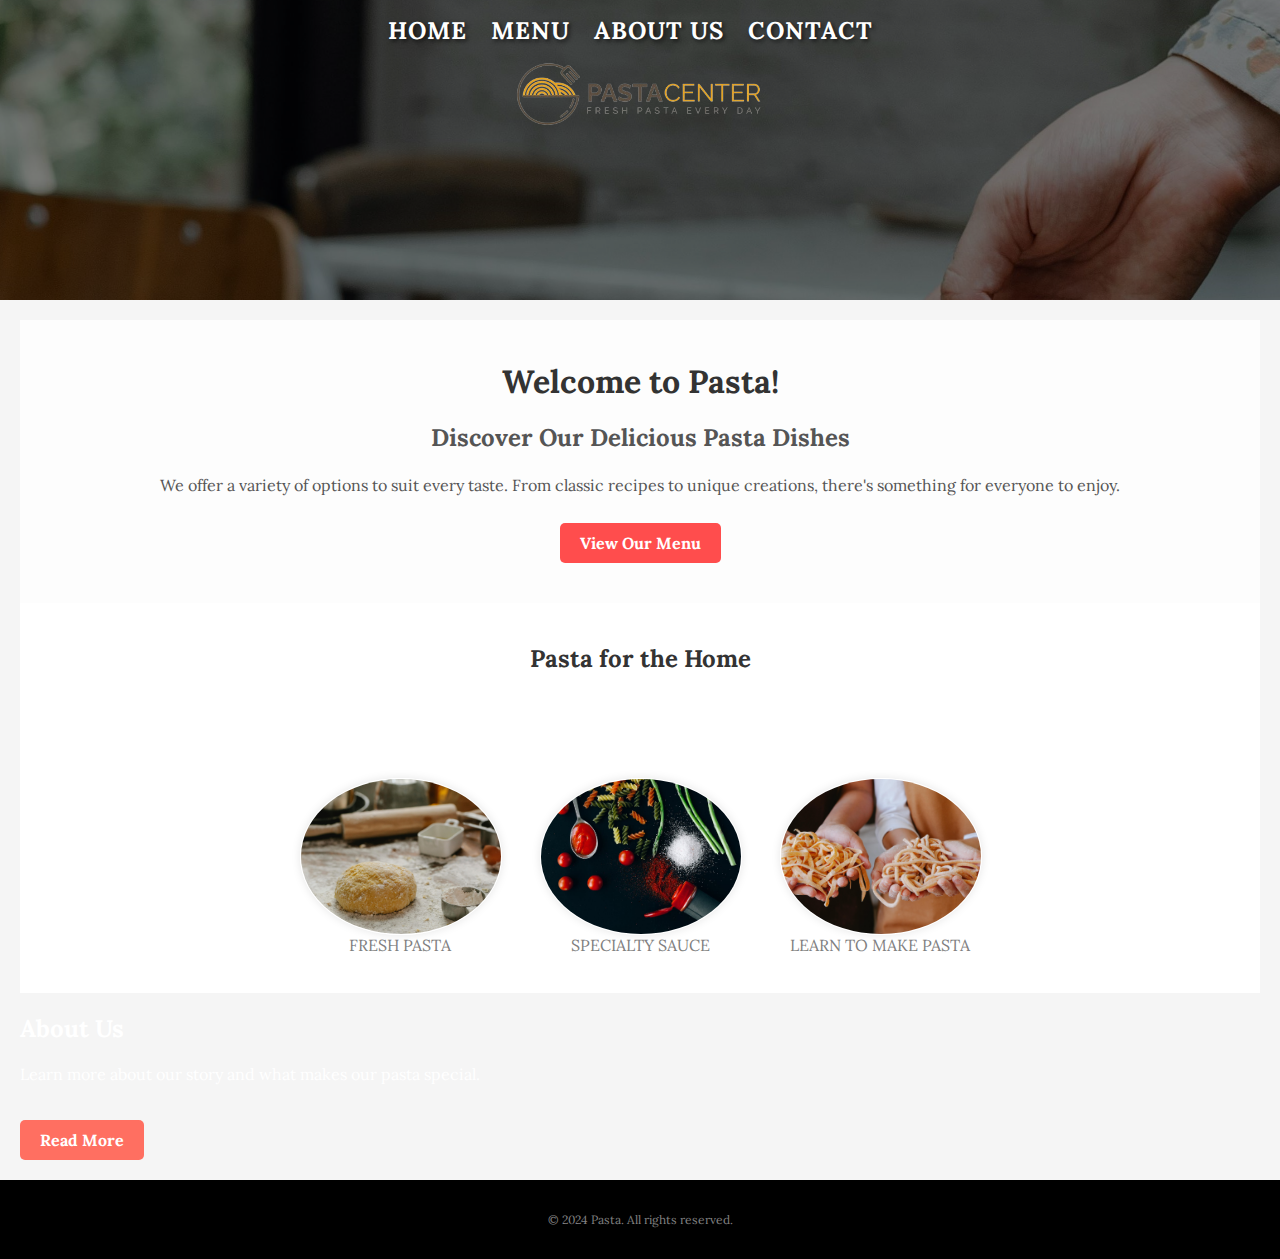
<file: index.html>
<!doctype html>
<html>
<head>
    <link rel="stylesheet" href="css/style.css">
    <link rel="stylesheet" href="https://fonts.googleapis.com/css2?family=Lora:wght@400;700&display=swap">
</head>

<body>
    <header>
        <nav>
            <ul>
                <li><a href="index.html">Home</a></li>
                <li><a href="menu.html">Menu</a></li>
                <li><a href="about.html">About Us</a></li>
                <li><a href="contact.html">Contact</a></li>
            </ul>
        </nav>
        <div class="logo">
            <a href="index.html">Logo Pasta</a>
        </div>
    </header>

    <main>
        <!-- Welcome Section -->
        <section class="welcome">
            <h1>Welcome to Pasta!</h1>

            <div class="intro">
                <h2>Discover Our Delicious Pasta Dishes</h2>
                <p>
                    We offer a variety of options to suit every taste. From classic recipes to unique creations, there's something for everyone to enjoy.
                </p>
                <a href="menu.html" class="btn">View Our Menu</a>
            </div>
        </section>

        <!-- Pasta for Home Section -->
        <section class="pasta-for-home">
            <h2>Pasta for the Home</h2>
            <p>Enjoy our fresh pasta and customize your meals with our specialty sauces.</p>

            <div class="features">
                <figure>
                    <a href="freshpasta.html">
                        <img src="images/freshpasta.jpg" alt="Fresh pasta">
                    </a>
                    <figcaption>Fresh Pasta</figcaption>
                </figure>

                <figure>
                    <a href="pastasauce.html">
                        <img src="images/pastasalsa.jpeg" alt="Specialty Sauce">
                    </a>
                    <figcaption>Specialty Sauce</figcaption>
                </figure>

                <figure>
                    <a href="classes.html">
                        <img src="images/pastaclass.jpg" alt="Pasta Classes">
                    </a>
                    <figcaption>Learn to Make Pasta</figcaption>
                </figure>
            </div>
        </section>

        <!-- About Us Preview -->
        <section class="about-preview">
            <h2>About Us</h2>
            <p>
                Learn more about our story and what makes our pasta special.
            </p>
            <a href="about.html" class="btn">Read More</a>
        </section>
    </main>

    <footer>
        <p>&copy; 2024 Pasta. All rights reserved.</p>
    </footer>
    </body>
    </html>
</file>
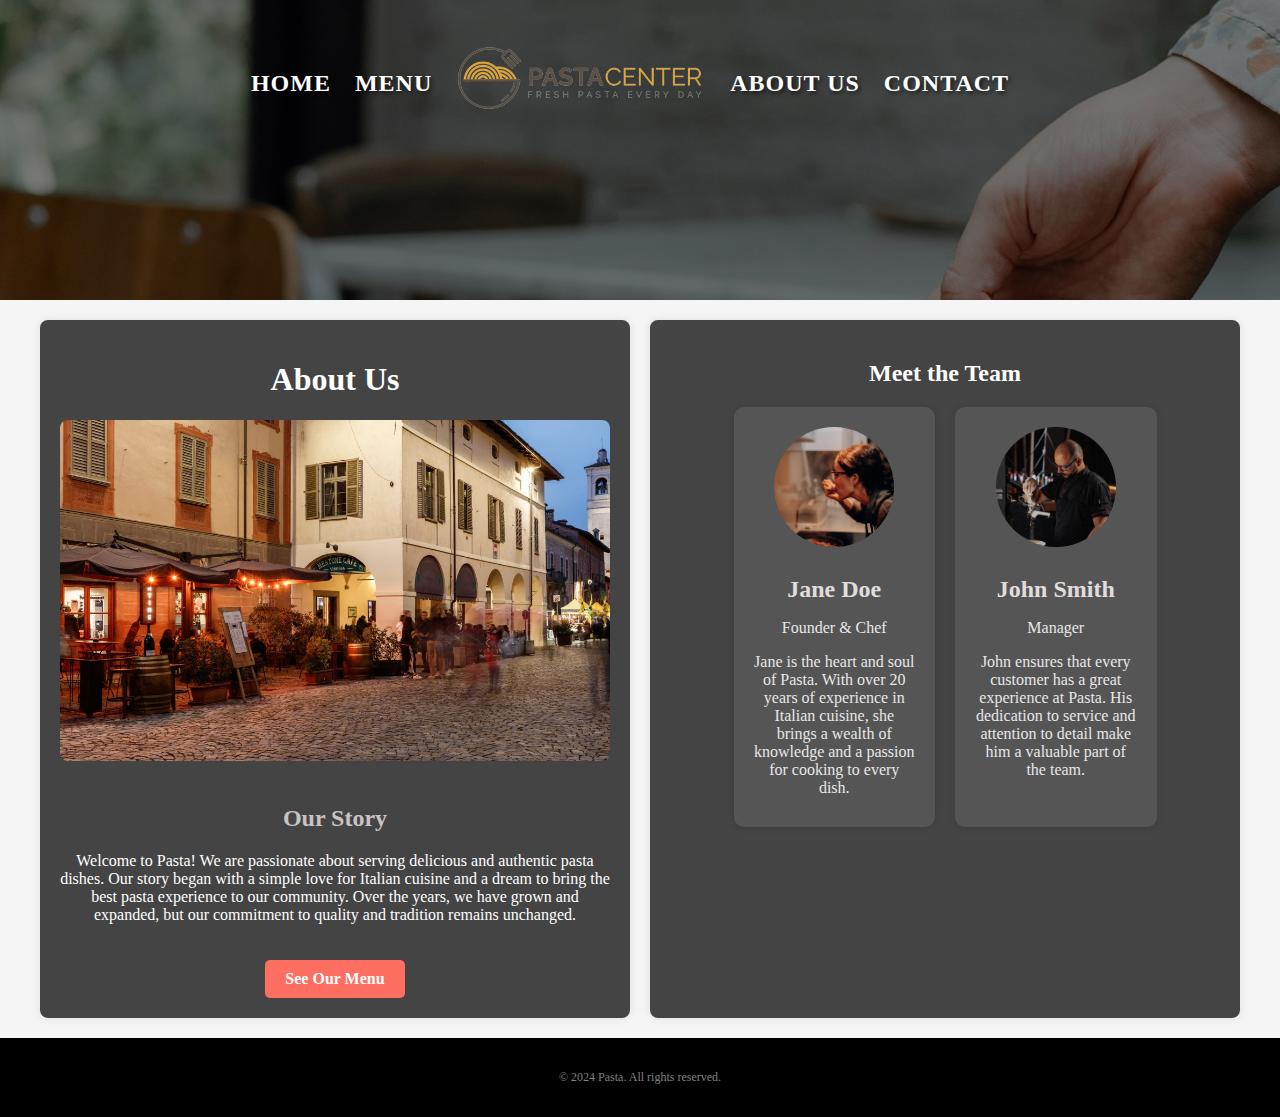
<file: about.html>
<!doctype html>
<html lang="en">
<head>
  <meta charset="UTF-8">
  <meta name="viewport" content="width=device-width, initial-scale=1.0">
  <link rel="stylesheet" href="css/style.css">
  <title>About Us - Pasta</title>
</head>
<body>
  <header>
    <nav>
      <ul>
        <li><a href="index.html">Home</a></li>
        <li><a href="menu.html">Menu</a></li>
        <li class="logo"><a href="index.html">Logo Pasta</a></li>
        <li><a href="about.html">About Us</a></li>
        <li><a href="contact.html">Contact</a></li>
      </ul>
    </nav>
  </header>

  <main>
    <section class="about-layout">
      <div class="about-column about-intro">
        <h1>About Us</h1>
        <div class="intro-content">
          <img src="images/restaurant.jpg" alt="About Us" class="about-image">
          <div class="intro-text">
            <h2>Our Story</h2>
            <p>
              Welcome to Pasta! We are passionate about serving delicious and authentic pasta dishes. Our story began with
              a simple love for Italian cuisine and a dream to bring the best pasta experience to our community. Over the
              years, we have grown and expanded, but our commitment to quality and tradition remains unchanged.
            </p>
            <a href="menu.html" class="btn">See Our Menu</a>
          </div>
        </div>
      </div>

      <div class="about-column about-team">
        <h2>Meet the Team</h2>
        <div class="team-container">
          <div class="team-member">
            <img src="images/chef1.jpg" alt="Jane Doe" class="team-photo">
            <div class="team-info">
              <h3>Jane Doe</h3>
              <p>Founder & Chef</p>
              <p>Jane is the heart and soul of Pasta. With over 20 years of experience in Italian cuisine, she brings a
                wealth of knowledge and a passion for cooking to every dish.</p>
            </div>
          </div>
          <div class="team-member">
            <img src="images/chef2.jpg" alt="John Smith" class="team-photo">
            <div class="team-info">
              <h3>John Smith</h3>
              <p>Manager</p>
              <p>John ensures that every customer has a great experience at Pasta. His dedication to service and attention
                to detail make him a valuable part of the team.</p>
            </div>
          </div>
        </div>
      </div>
    </section>
  </main>

  <footer>
    <p>&copy; 2024 Pasta. All rights reserved.</p>
  </footer>
</body>
</html>
</file>
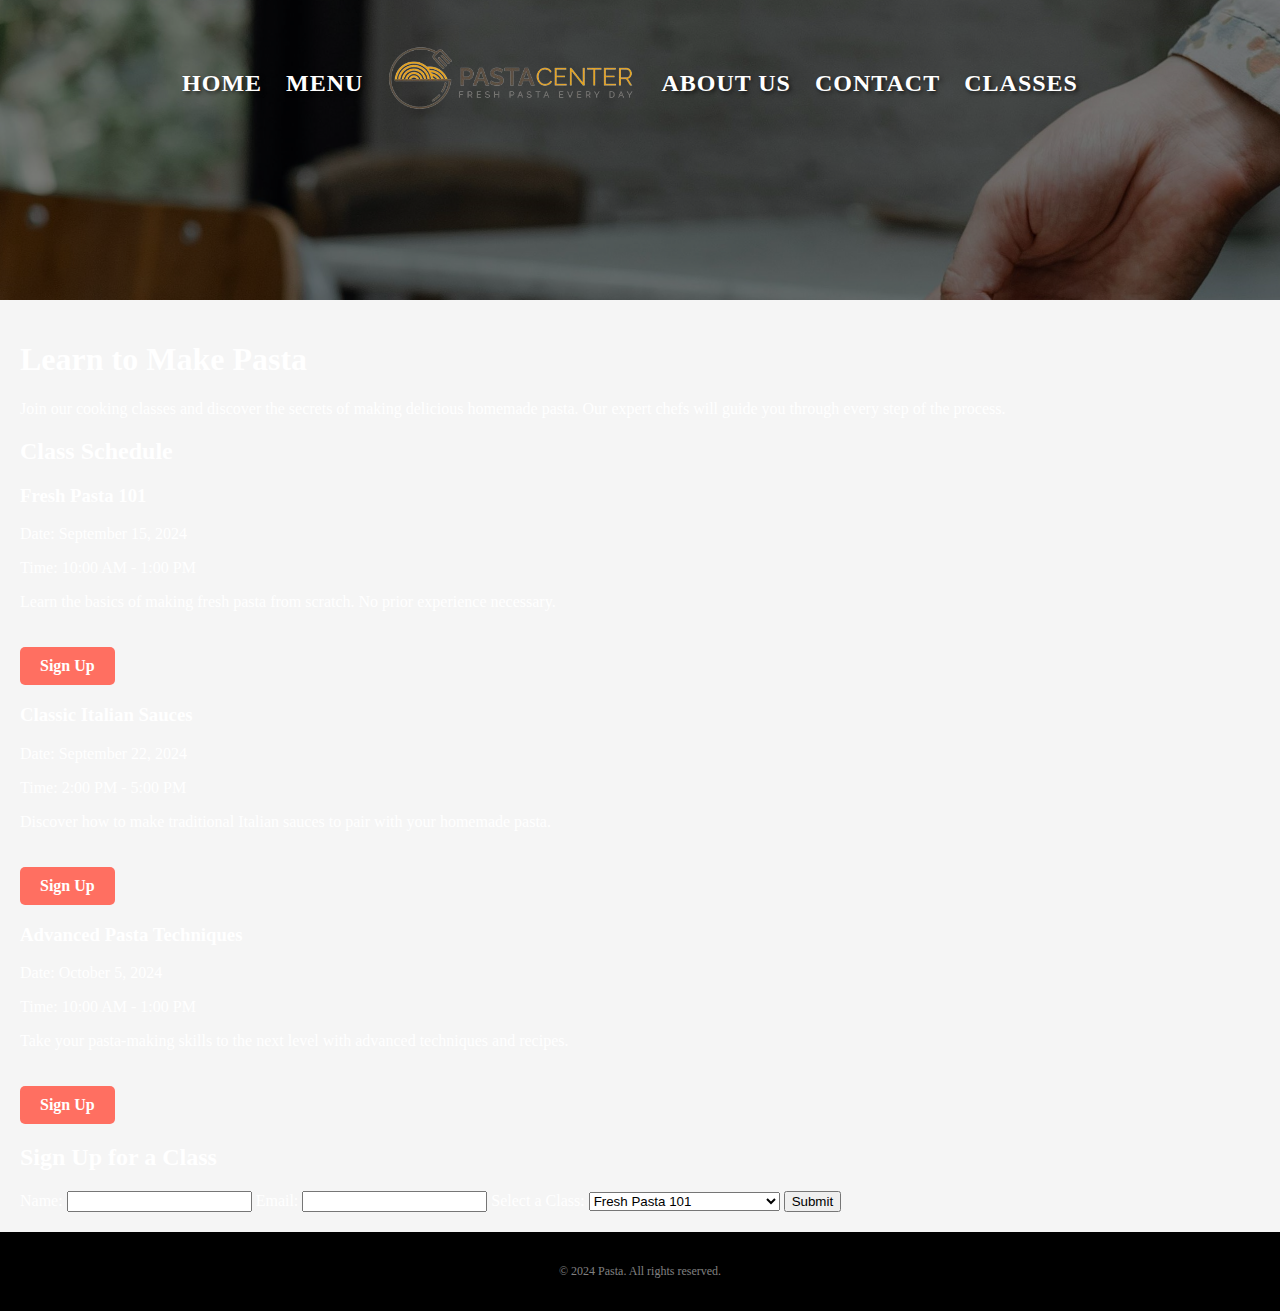
<file: classes.html>
<!doctype html>

<html>
<head>
    <link rel="stylesheet" href="css/style.css">
</head>

<body>
    <header>
        <nav>
            <ul>
                <li><a href="index.html">Home</a></li>
                <li><a href="menu.html">Menu</a></li>
                <li class="logo"><a href="index.html">Logo pasta</a></li>
                <li><a href="about.html">About Us</a></li>
                <li><a href="contact.html">Contact</a></li>
                <li><a href="classes.html">Classes</a></li>
            </ul>
        </nav>
    </header>

    <main>
        <section class="class-intro">
            <h1>Learn to Make Pasta</h1>
            <p>Join our cooking classes and discover the secrets of making delicious homemade pasta. Our expert chefs will guide you through every step of the process.</p>
        </section>

        <section class="class-details">
            <h2>Class Schedule</h2>
            <div class="class-list">
                <article class="class-item">
                    <h3>Fresh Pasta 101</h3>
                    <p>Date: September 15, 2024</p>
                    <p>Time: 10:00 AM - 1:00 PM</p>
                    <p>Learn the basics of making fresh pasta from scratch. No prior experience necessary.</p>
                    <a href="#signup-form" class="btn">Sign Up</a>
                </article>
                <article class="class-item">
                    <h3>Classic Italian Sauces</h3>
                    <p>Date: September 22, 2024</p>
                    <p>Time: 2:00 PM - 5:00 PM</p>
                    <p>Discover how to make traditional Italian sauces to pair with your homemade pasta.</p>
                    <a href="#signup-form" class="btn">Sign Up</a>
                </article>
                <article class="class-item">
                    <h3>Advanced Pasta Techniques</h3>
                    <p>Date: October 5, 2024</p>
                    <p>Time: 10:00 AM - 1:00 PM</p>
                    <p>Take your pasta-making skills to the next level with advanced techniques and recipes.</p>
                    <a href="#signup-form" class="btn">Sign Up</a>
                </article>
            </div>
        </section>

        <section id="signup-form" class="signup-form">
            <h2>Sign Up for a Class</h2>
            <form action="submit_form.php" method="post">
                <label for="name">Name:</label>
                <input type="text" id="name" name="name" required>
                
                <label for="email">Email:</label>
                <input type="email" id="email" name="email" required>
                
                <label for="class">Select a Class:</label>
                <select id="class" name="class">
                    <option value="fresh-pasta-101">Fresh Pasta 101</option>
                    <option value="classic-italian-sauces">Classic Italian Sauces</option>
                    <option value="advanced-pasta-techniques">Advanced Pasta Techniques</option>
                </select>
                
                <button type="submit">Submit</button>
            </form>
        </section>
    </main>

    <footer>
        <p>&copy; 2024 Pasta. All rights reserved.</p>
    </footer>
    </body>
    </html>
</file>
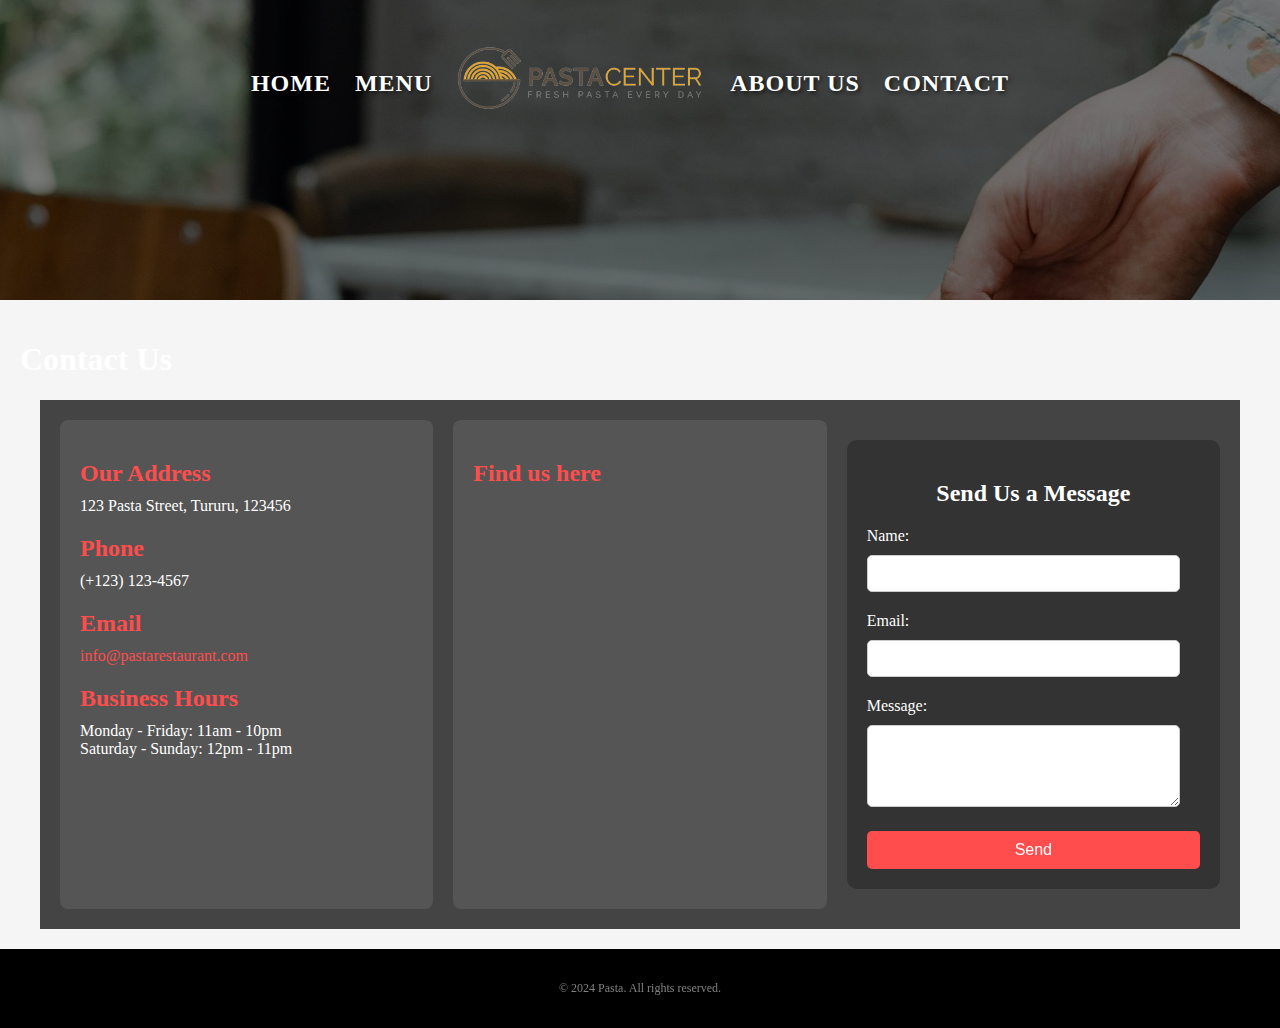
<file: contact.html>
<!doctype html>
<html lang="en">
<head>
  <meta charset="UTF-8">
  <meta name="viewport" content="width=device-width, initial-scale=1.0">
  <link rel="stylesheet" href="css/style.css">
  <title>Contact - Pasta</title>
</head>
<body>
  <header>
    <nav>
      <ul>
        <li><a href="index.html">Home</a></li>
        <li><a href="menu.html">Menu</a></li>
        <li class="logo"><a href="index.html">Logo Pasta</a></li>
        <li><a href="about.html">About Us</a></li>
        <li><a href="contact.html">Contact</a></li>
      </ul>
    </nav>
  </header>

  <main>
    <h1>Contact Us</h1>

    <section class="contact-layout">
      <div class="contact-column contact-info">
        <h2>Our Address</h2>
        <p>123 Pasta Street, Tururu, 123456</p>
        <h2>Phone</h2>
        <p>(+123) 123-4567</p>
        <h2>Email</h2>
        <p><a href="mailto:info@pastalalalala.com">info@pastarestaurant.com</a></p>
        <h2>Business Hours</h2>
        <p>Monday - Friday: 11am - 10pm</p>
        <p>Saturday - Sunday: 12pm - 11pm</p>
      </div>

      <div class="contact-column map">
        <h2>Find us here</h2>
        <iframe
          src="https://www.google.com/maps/embed?pb=!1m18!1m12!1m3!1d12112.62151617484!2d12.329225!3d45.438354!2m3!1f0!2f0!3f0!3m2!1i1024!2i768!4f13.1!3m3!1m2!1s0x47e6dce3a2b929df%3A0x378e8b1c9b3d8e!2sPiazza%20San%20Marco%2C%2045019%20Venice%20VE%2C%20Italy!5e0!3m2!1sen!2sus!4v1649685477652!5m2!1sen!2sus"
          width="100%" height="300" style="border:0;" allowfullscreen="" loading="lazy">
        </iframe>
      </div>

      <div class="contact-column contact-form">
        <h2>Send Us a Message</h2>
        <form action="#" method="post">
          <label for="name">Name:</label>
          <input type="text" id="name" name="name" required>

          <label for="email">Email:</label>
          <input type="email" id="email" name="email" required>

          <label for="message">Message:</label>
          <textarea id="message" name="message" rows="4" required></textarea>

          <button type="submit">Send</button>
        </form>
      </div>
    </section>
  </main>

  <footer>
    <p>&copy; 2024 Pasta. All rights reserved.</p>
  </footer>
</body>
</html>
</file>
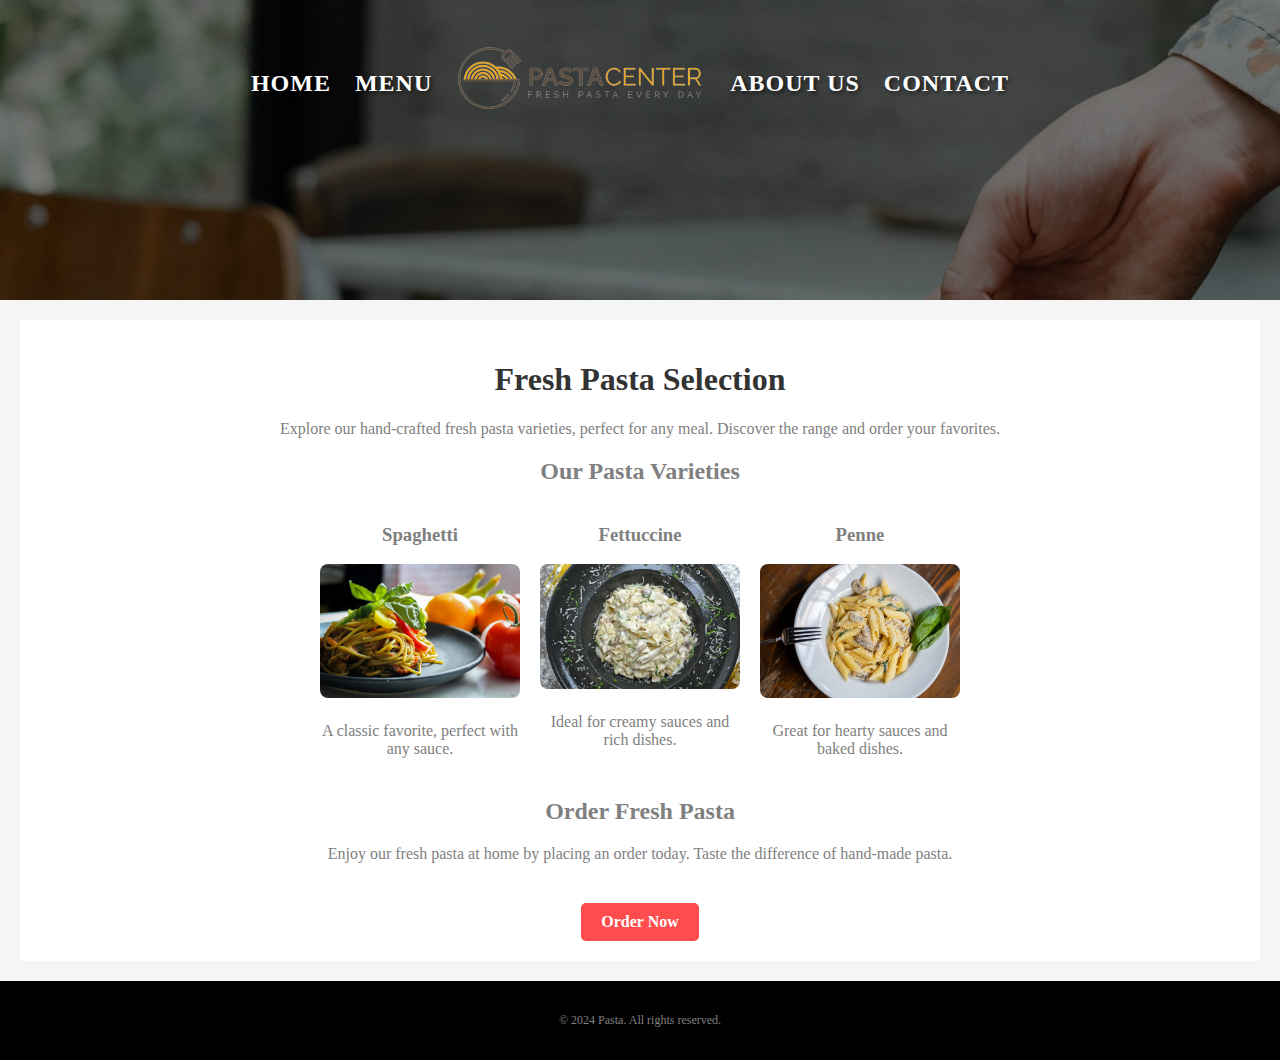
<file: freshpasta.html>
<!doctype html>

<html>
<head>
    <link rel="stylesheet" href="css/style.css">
    <title>Fresh Pasta Selection</title>
</head>

<body>
    <header>
        <nav>
            <ul>
                <li><a href="index.html">Home</a></li>
                <li><a href="menu.html">Menu</a></li>
                <li class="logo"><a href="index.html">Logo pasta</a></li>
                <li><a href="about.html">About Us</a></li>
                <li><a href="contact.html">Contact</a></li>
            </ul>
        </nav>
    </header>

    <main>
        <section class="fresh-pasta">
            <h1>Fresh Pasta Selection</h1>
            <p>
                Explore our hand-crafted fresh pasta varieties, perfect for any meal. Discover the range and order your favorites.
            </p>
            
            <section class="pasta-types">
                <h2>Our Pasta Varieties</h2>
                <div class="pasta-list">
                    <article class="pasta-item">
                        <h3>Spaghetti</h3>
                        <img src="images/spaghetti.jpg" alt="Spaghetti">
                        <p>A classic favorite, perfect with any sauce.</p>
                    </article>
                    <article class="pasta-item">
                        <h3>Fettuccine</h3>
                        <img src="images/fettuccine.jpg" alt="Fettuccine">
                        <p>Ideal for creamy sauces and rich dishes.</p>
                    </article>
                    <article class="pasta-item">
                        <h3>Penne</h3>
                        <img src="images/penne.jpg" alt="Penne">
                        <p>Great for hearty sauces and baked dishes.</p>
                    </article>
                </div>
            </section>
            
            <section class="order">
                <h2>Order Fresh Pasta</h2>
                <p>
                    Enjoy our fresh pasta at home by placing an order today. Taste the difference of hand-made pasta.
                </p>
                <a href="order.html" class="btn">Order Now</a>
            </section>
        </section>
    </main>

    <footer>
        <p>&copy; 2024 Pasta. All rights reserved.</p>
    </footer>
    </body>
    </html>
</file>
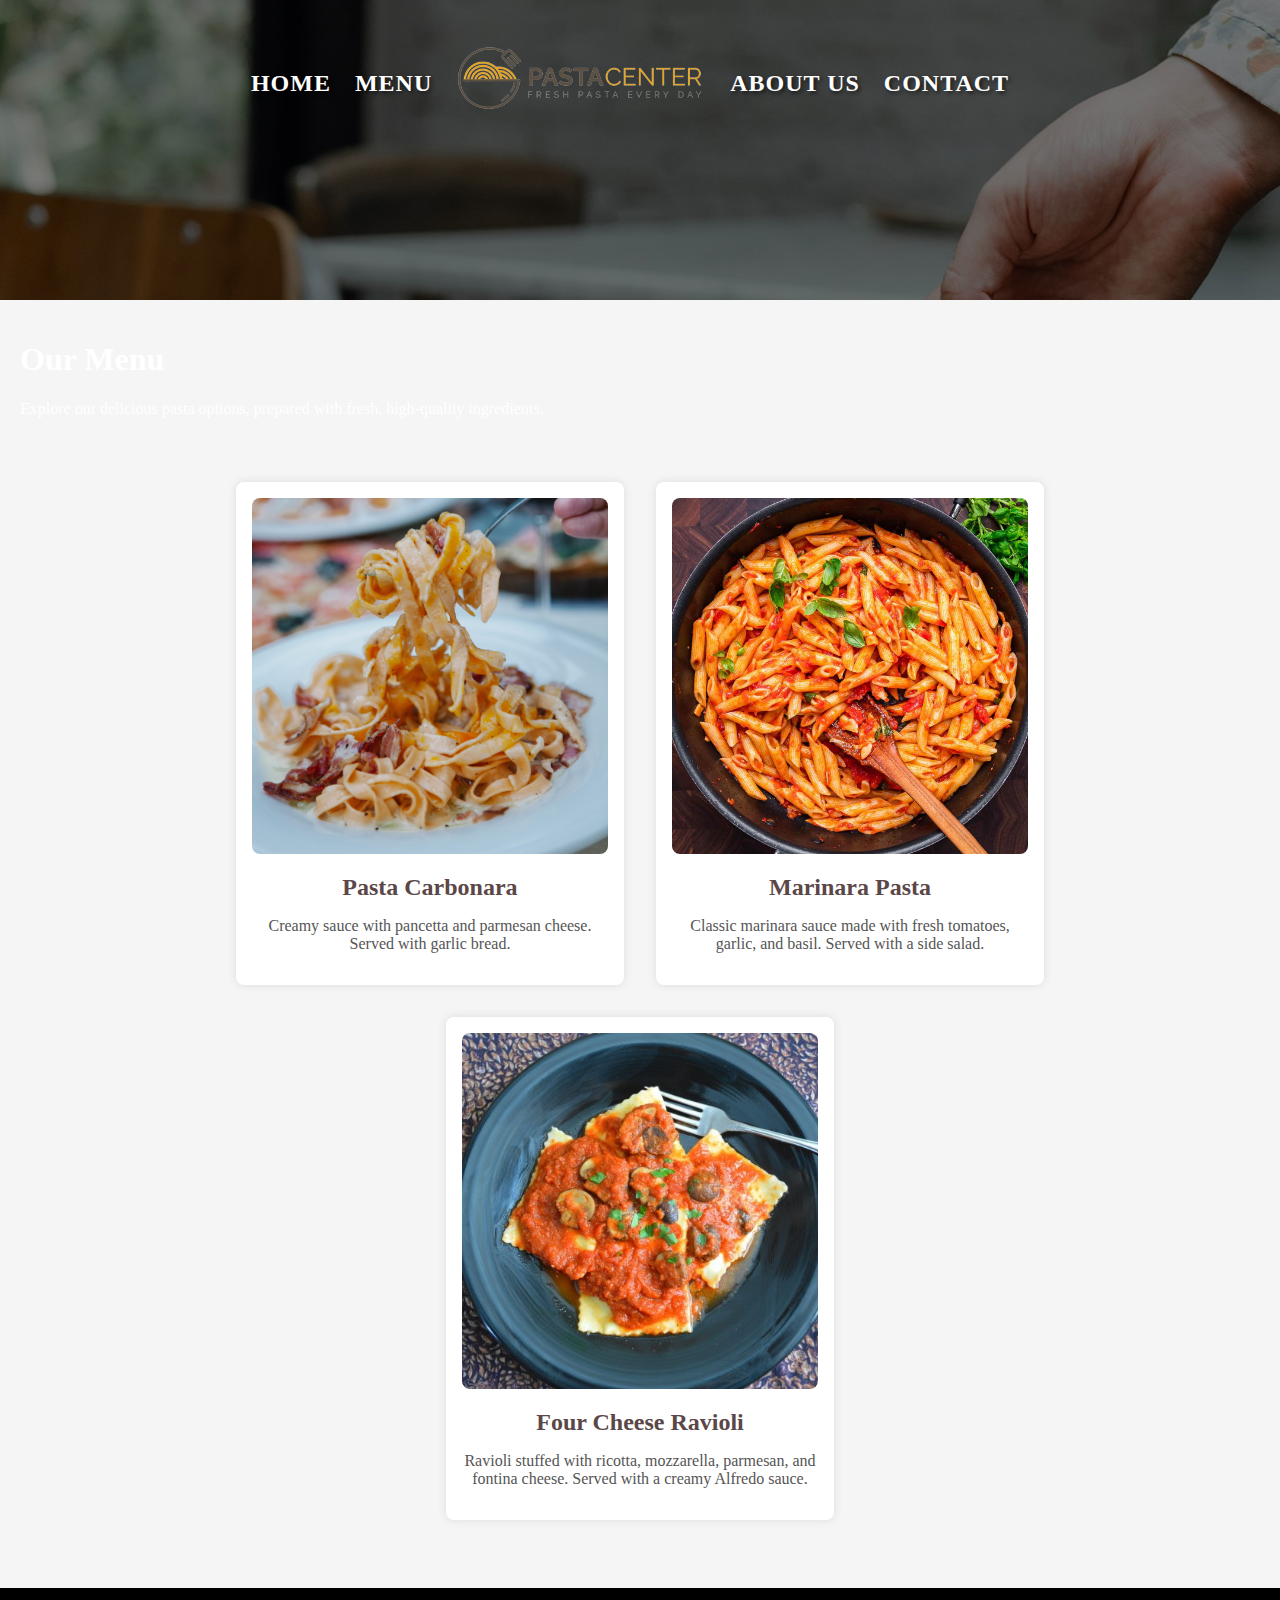
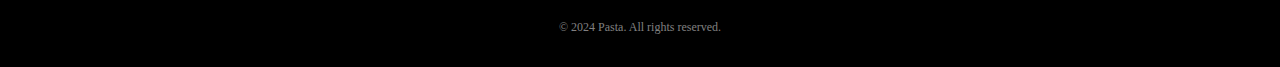
<file: menu.html>
<!doctype html>
<html lang="en">
<head>
  <meta charset="UTF-8">
  <meta name="viewport" content="width=device-width, initial-scale=1.0">
  <link rel="stylesheet" href="css/style.css">
  <title>Menu - Pasta</title>
</head>
<body>
  <header>
    <nav>
      <ul>
        <li><a href="index.html">Home</a></li>
        <li><a href="menu.html">Menu</a></li>
        <li class="logo"><a href="index.html">Pasta Logo</a></li>
        <li><a href="about.html">About Us</a></li>
        <li><a href="contact.html">Contact</a></li>
      </ul>
    </nav>
  </header>

  <main>
    <section class="hero">
      <h1>Our Menu</h1>
      <p>Explore our delicious pasta options, prepared with fresh, high-quality ingredients.</p>
    </section>

    <section class="menu-items">
      <article>
        <img src="images/pastacarbonara.jpg" alt="Pasta Carbonara">
        <h2>Pasta Carbonara</h2>
        <p>Creamy sauce with pancetta and parmesan cheese. Served with garlic bread.</p>
      </article>

      <article>
        <img src="images/pastamarinara.jpg" alt="Pasta Marinara">
        <h2>Marinara Pasta</h2>
        <p>Classic marinara sauce made with fresh tomatoes, garlic, and basil. Served with a side salad.</p>
      </article>

      <article>
        <img src="images/FourCheeseRavioli.jpg" alt="Four Cheese Ravioli">
        <h2>Four Cheese Ravioli</h2>
        <p>Ravioli stuffed with ricotta, mozzarella, parmesan, and fontina cheese. Served with a creamy Alfredo sauce.</p>
      </article>
    </section>
  </main>

  <footer>
    <p>&copy; 2024 Pasta. All rights reserved.</p>
</footer>
</body>
</html>
</file>
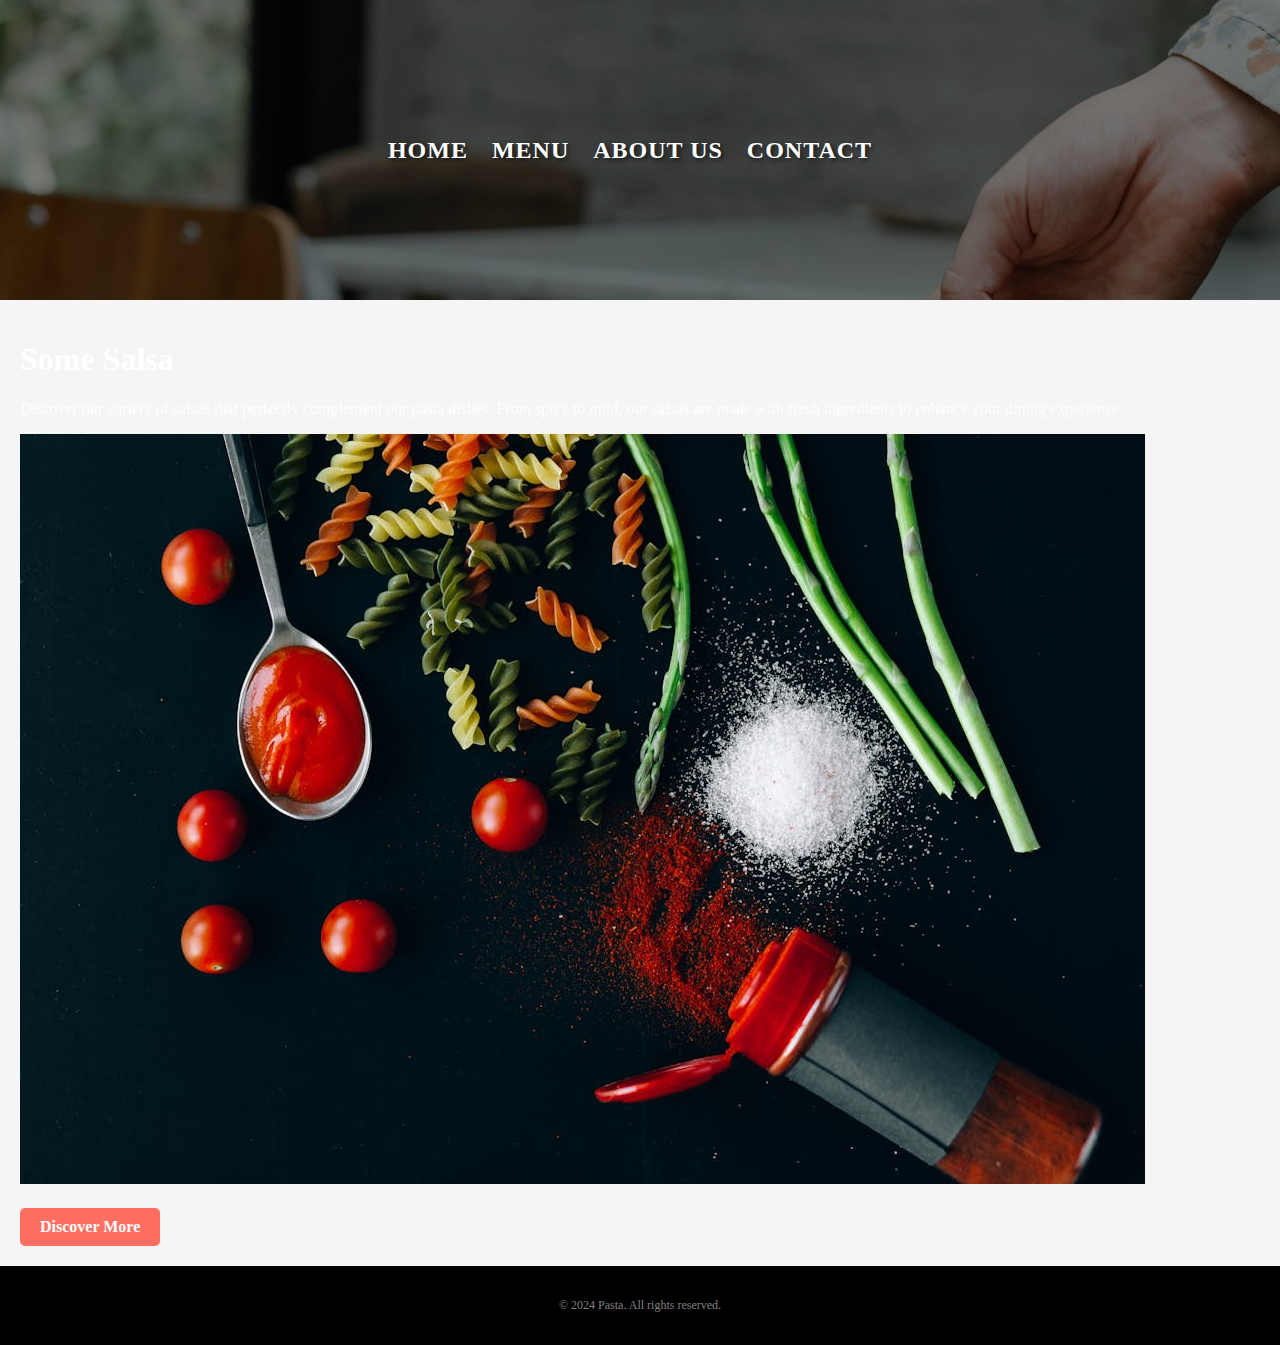
<file: pastasauce.html>
<!doctype html>
<html lang="en">
<head>
    <meta charset="UTF-8">
    <meta name="viewport" content="width=device-width, initial-scale=1.0">
    <title>Specialty Sauces</title>
    <link rel="stylesheet" href="css/style.css">
</head>
<body>
    <header>
        <nav>
            <ul>
                <li><a href="index.html">Home</a></li>
                <li><a href="menu.html">Menu</a></li>
                <li><a href="about.html">About Us</a></li>
                <li><a href="contact.html">Contact</a></li>
            </ul>
        </nav>
    </header>

    <main>
        <section class="specialty">
            <h1>Some Salsa</h1>
            <p>Discover our variety of salsas that perfectly complement our pasta dishes. From spicy to mild, our salsas are made with fresh ingredients to enhance your dining experience.</p>
            <img src="images/pastasalsa.jpeg" alt="Some Salsa" class="specialty-img">
            <a href="salsa.html" class="btn">Discover More</a>
        </section>
    </main>

    <footer>
        <p>&copy; 2024 Pasta. All rights reserved.</p>
    </footer>
    </body>
    </html>
</file>
<file: css/style.css>
body {
  background: rgb(58, 58, 58);
  color: white;
  font-family: 'Lora', serif;
  margin: 0;
  padding: 0;
}

/* HEADER */
header {
  position: relative;
  z-index: 2
}

header::before {
  content: '';
  position: absolute;
  top: 0;
  left: 0;
  width: 100%;
  height: 100%;
  background: rgba(0, 0, 0, 0.5); /* colocarle una capa oscura semi-transparente */
  z-index: 1;
}

header a {
  position: relative;
  z-index: 2; /* y el texto ahi encima */
}

header {
  position: relative;
  background-image: url("../images/headerpasta0.jpg");
  background-size: cover;
  background-position: center bottom;
  background-attachment: fixed;
  height: 300px;
  display: flex;
  justify-content: center; /* Centrar horizontalmente */
  align-items: center;     /* Centrar verticalmente */
  flex-direction: column;
  padding: 20px;
  box-sizing: border-box;
}



header a {
  color: white;
  text-decoration: none;
  text-transform: uppercase;
  margin-top: 40px;
  font-size: 24px; 
  font-weight: bold; /* texto sea más grueso */
  letter-spacing: 1px;
  text-shadow: 2px 2px 4px rgba(0, 0, 0, 0.7); 
  
}


header .logo a {
  background-image: url("../images/logopasta.png");;
  background-size: 250px;
  background-repeat: no-repeat;
  display: inline-block;
  height: 200px;
  position: relative;
  text-indent: -9999999px;
  top: -25px;
  width: 250px;
}

nav ul {
  margin: 0;
  padding: 0;
  list-style-type: none;
}

nav li {
  display: inline-block;
  margin-right: 20px;
}



/* Welcome Section */
.welcome {
  padding: 20px;
  background-color: #fdfdfd;
  text-align: center;
}

.welcome h1 {
  color: #333;
  margin-bottom: 20px;
}

.intro {
  margin: 20px auto;
}

.intro h2 {
  color: #555;
}

.intro p {
  font-size: 16px;
  line-height: 1.5;
  color: #555;
}

.intro .btn {
  display: inline-block;
  background-color: #ff4d4d;
  color: white;
  padding: 10px 20px;
  border-radius: 5px;
  text-decoration: none;
  font-size: 16px;
  margin-top: 10px;
}

.btn:hover {
  background-color: #ff6666;
}

/* Pasta for Home Section */

.pasta-for-home {
  padding: 20px;
  background-color: #fff;
  text-align: center;
}

.pasta-for-home h2 {
  color: #333;
}

.pasta-for-home p {
  font-size: 16px;
  line-height: 1.5;
  margin-bottom: 20px;
}




/* FEATURES */

.features {
  background: white;
  color: gray;
  padding: 20px;
  display: flex;
  flex-direction: row;
  flex-wrap: wrap; /* para ajustar esto a todas las pantallas */
  justify-content: center; /* centrarlas */
}

.features figure {
  margin: 20px;
  text-align: center;
  text-transform: uppercase;
  width: 200px; /*  mismo tamaño */
}

.features figure img {
  width: 100%; /* ancho al contenedor del figure */
  height: 100%; /* altura al contenedor del figure */
  border-radius: 50%; /* imágenes circulares */
  border: 1px solid white;
  box-shadow: gray 0 0 10px;
  object-fit: cover; /* imágenes dentro del contenedor sin distorsionar */
}

.features a img {
  display: block; /* Asegura que la imagen ocupe todo el espacio del contenedor */
  border-radius: 50%; /* Asegura que las imágenes sean circulares */
  box-shadow: 0 0 10px rgba(0, 0, 0, 0.1); /* Sombra opcional para las imágenes */
}

.features a:hover img {
  opacity: 0.8; /* efecto visual al pasar sobre la imagen */
}

/*---- Menu Items ----*/
.menu-items article {
  background: #222;
  border-radius: 8px;
  box-shadow: 0 0 15px rgba(0, 0, 0, 0.3);
  margin: 1rem;
  padding: 1rem;
  width: calc(33% - 2rem);
  text-align: center;
  transition: transform 0.3s ease, box-shadow 0.3s ease;
}

.menu-items img {
  width: 100%;
  height: auto;
  border-radius: 8px;
  transition: transform 0.3s ease, box-shadow 0.3s ease;
}

.menu-items h2 {
  font-size: 1.75rem;
  margin: 1rem 0;
  color: #5b4747; 
}

.menu-items p {
  color: #bbb;
}


/* Contact Layout */
.contact-layout {
  display: flex;
  flex-wrap: wrap;
  gap: 20px;
  justify-content: space-between;
  padding: 20px;
  background-color: #444;
  max-width: 1200px;
  margin: 0 auto;
  box-sizing: border-box;
}

.contact-column {
  flex: 1;
  min-width: 280px;
  background: #555;
  padding: 20px;
  border-radius: 8px;
  box-sizing: border-box;
}

.contact-column h2 {
  color: #ff4d4d;
  margin-bottom: 10px;
}

.contact-column p {
  color: white;
  margin: 0;
}

.contact-column a {
  color: #ff4d4d;
  text-decoration: none;
}

.contact-column a:hover {
  text-decoration: underline;
}

.map iframe {
  border-radius: 8px;
}

.contact-form {
  background-color: #333;
  padding: 20px;
  border-radius: 10px;
  max-width: 500px;
  margin: 20px auto;
}

.contact-form h2 {
  color: white;
  margin-bottom: 20px;
  text-align: center;
}

.contact-form label {
  display: block;
  margin-bottom: 10px;
  color: white;
}

.contact-form input[type="text"],
.contact-form input[type="email"],
.contact-form textarea {
  width: calc(100% - 20px);
  padding: 10px;
  margin-bottom: 20px;
  border: 1px solid #ccc;
  border-radius: 5px;
  box-sizing: border-box;
}

.contact-form button {
  background-color: #ff4d4d;
  color: white;
  border: none;
  padding: 10px 20px;
  border-radius: 5px;
  cursor: pointer;
  display: block;
  width: 100%;
  font-size: 16px;
}

.contact-form button:hover {
  background-color: #ff6666;
}

/* Responsive Design */
@media (max-width: 768px) {
  .contact-layout {
    flex-direction: column;
  }

  .map iframe {
    height: 200px; /* Ajusta la altura del mapa en pantallas más pequeñas */
  }
}


/* Responsive Design */
@media (max-width: 768px) {
  .info-grid {
    grid-template-columns: 1fr; /* Una sola columna en pantallas pequeñas */
  }
}



/* ABOUT PAGE SPECIFIC STYLES */

main {
  padding: 20px;
  background-color: #f5f5f5;
}

.about-layout {
  display: flex;
  flex-wrap: wrap;
  gap: 20px;
  justify-content: center;
  max-width: 1200px;
  margin: 0 auto;
}

.about-column {
  background: #444;
  border-radius: 8px;
  padding: 20px;
  box-shadow: 0 0 10px rgba(0, 0, 0, 0.1);
  box-sizing: border-box;
}

.about-intro,
.about-team {
  flex: 1;
  min-width: 280px;
  text-align: center;
}

.about-image {
  width: 100%;
  max-width: 600px;
  height: auto;
  border-radius: 8px;
  margin-bottom: 20px;
}

.intro-text h2 {
  color: #c9c3c3;
}

.btn {
  display: inline-block;
  padding: 10px 20px;
  margin-top: 20px;
  background-color: #ff6f61;
  color: white;
  text-decoration: none;
  border-radius: 5px;
  font-weight: bold;
}

.btn:hover {
  background-color: #ff3b30;
}

.about-team {
  text-align: center;
}

.team-container {
  display: flex;
  flex-wrap: wrap;
  justify-content: center;
  gap: 20px;
}

.team-member {
  background-color: #555;
  border-radius: 10px;
  padding: 20px;
  width: calc(33% - 20px);
  max-width: 300px;
  text-align: center;
  box-shadow: 0 0 10px rgba(0, 0, 0, 0.1);
}

.team-photo {
  border-radius: 50%;
  width: 120px;
  height: 120px;
  object-fit: cover;
  margin-bottom: 15px;
}

.team-info h3 {
  margin-top: 10px;
  margin-bottom: 10px;
  font-size: 1.5em;
  color: #e1dddd;
}

.team-info p {
  color: #e8e7e7;
  margin-bottom: 10px;
}

/* Responsive Design */
@media (max-width: 768px) {
  .team-member {
    width: calc(50% - 20px); /* Ajusta el tamaño en pantallas más pequeñas */
  }

  .about-column {
    flex: 1;
    min-width: 100%;
  }
}

@media (max-width: 480px) {
  .team-member {
    width: 100%; /* Una sola columna en pantallas muy pequeñas */
  }
}



/* Fresh Pasta Page Styles */
.fresh-pasta {
  padding: 20px;
  background: white;
  color: gray;
  text-align: center;
}

.fresh-pasta h1 {
  color: #333;
}

.fresh-pasta p {
  font-size: 16px;
  margin: 20px 0;
}

.pasta-types {
  margin: 20px 0;
}

.pasta-list {
  display: flex;
  justify-content: center;
  flex-wrap: wrap;
  gap: 20px;
}

.pasta-item {
  width: 200px;
  text-align: center;
}

.pasta-item img {
  width: 100%;
  height: auto;
  border-radius: 8px;
}

.order {
  margin-top: 20px;
}

.order .btn {
  background-color: #ff4d4d;
  color: white;
  padding: 10px 20px;
  border-radius: 5px;
  text-decoration: none;
  font-size: 16px;
}

.order .btn:hover {
  background-color: #ff6666;
}


/* Menu Items */
.menu-items {
  display: flex;
  flex-wrap: wrap;
  justify-content: center;
  padding: 2rem;
}

.menu-items article {
  background: #fff;
  border-radius: 8px;
  box-shadow: 0 0 10px rgba(0, 0, 0, 0.1);
  margin: 1rem;
  padding: 1rem;
  width: calc(33% - 2rem);
  text-align: center;
}

.menu-items img {
  width: 100%;
  height: auto;
  border-radius: 8px;
}

.menu-items h2 {
  font-size: 1.5rem;
  margin: 1rem 0;
}

.menu-items p {
  color: #555;
}

/* Footer */
footer {
  background: black;
  color: gray;
  font-size: 12px;
  padding: 20px 20px;
  text-align: center;
}

/* Responsive */
@media (max-width: 768px) {
  .menu-items article {
    width: calc(50% - 2rem);



/* FOOTER */

footer {
  background: black;
  color: gray;
  font-size: 12px;
  padding: 20px 20px;
  text-align: center;
}
</file>
